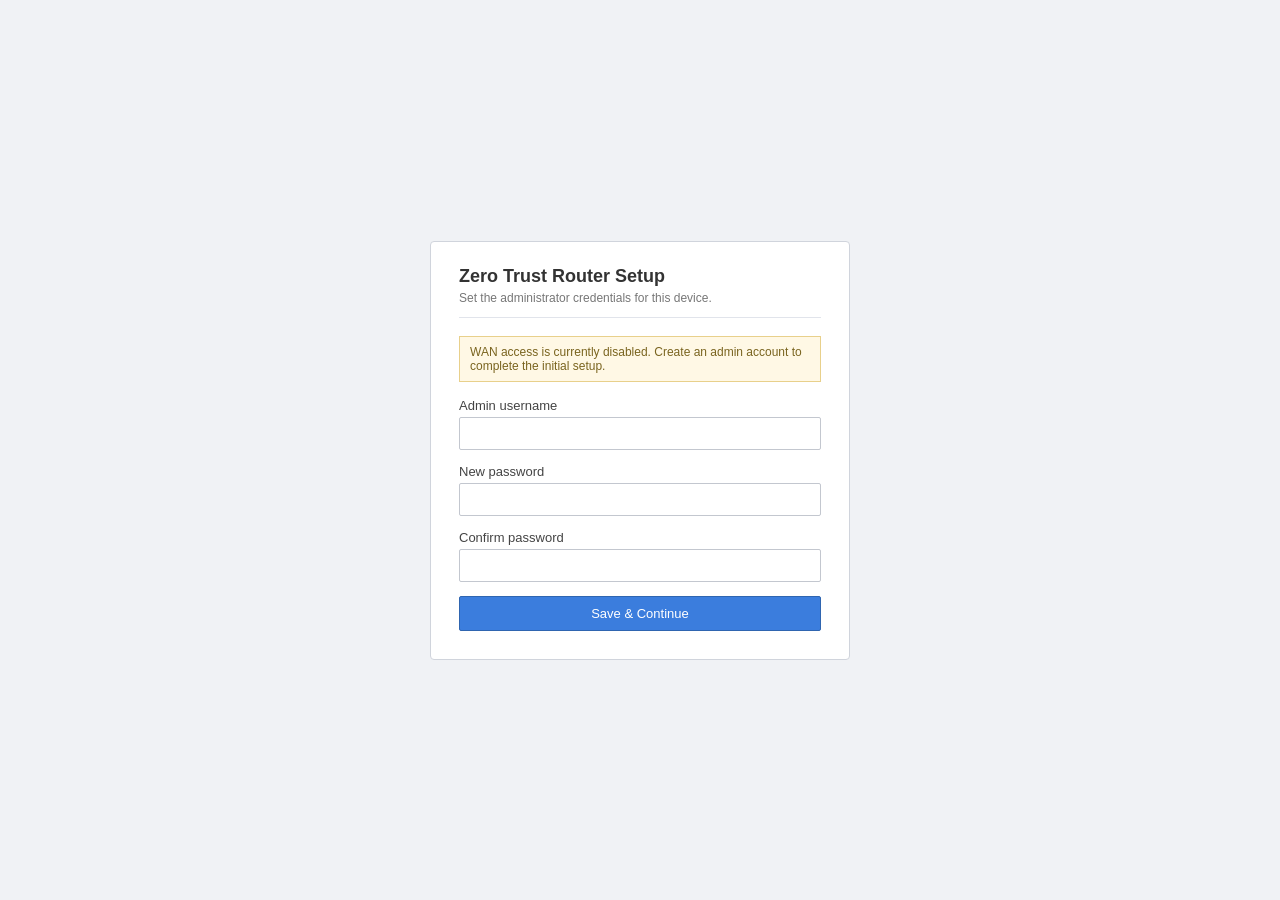
<file: src/www_provision/index.html>
<!DOCTYPE html>
<html lang="en">
<head>
  <meta charset="UTF-8">
  <meta name="viewport" content="width=device-width, initial-scale=1.0">
  <title>Zero Trust Router Setup</title>
  <style>
    * { margin: 0; padding: 0; box-sizing: border-box; }
    body {
      font-family: Arial, sans-serif;
      background-color: #f0f2f5;
      min-height: 100vh;
      display: flex;
      align-items: center;
      justify-content: center;
    }
    .panel {
      background-color: #ffffff;
      border: 1px solid #d0d4dc;
      border-radius: 4px;
      width: 100%;
      max-width: 420px;
      padding: 24px 28px 28px;
    }
    .panel-header {
      border-bottom: 1px solid #e1e4eb;
      padding-bottom: 12px;
      margin-bottom: 18px;
    }
    .panel-header h1 {
      font-size: 18px;
      color: #333333;
    }
    .panel-header p {
      font-size: 12px;
      color: #777777;
      margin-top: 4px;
    }
    .notice {
      background-color: #fff8e5;
      border: 1px solid #e8d08b;
      color: #7a641f;
      font-size: 12px;
      padding: 8px 10px;
      margin-bottom: 16px;
    }
    .form-group { margin-bottom: 14px; }
    label {
      display: block;
      font-size: 13px;
      color: #444444;
      margin-bottom: 4px;
    }
    input[type="text"],
    input[type="password"] {
      width: 100%;
      font-size: 13px;
      padding: 8px 9px;
      border: 1px solid #c3c7cf;
      border-radius: 2px;
    }
    input:focus {
      outline: none;
      border-color: #3b7ddd;
    }
    .actions {
      margin-top: 10px;
    }
    button {
      width: 100%;
      padding: 9px;
      font-size: 13px;
      border: 1px solid #2f65b0;
      background-color: #3b7ddd;
      color: #ffffff;
      border-radius: 2px;
      cursor: pointer;
    }
    .message {
      display: none;
      margin-top: 10px;
      font-size: 12px;
      padding: 7px 9px;
      border-radius: 2px;
      text-align: left;
    }
    .message.error {
      background-color: #f8d7da;
      border: 1px solid #f1a3aa;
      color: #842029;
    }
  </style>
</head>
<body>
  <div class="panel">
    <div class="panel-header">
      <h1>Zero Trust Router Setup</h1>
      <p>Set the administrator credentials for this device.</p>
    </div>

    <div class="notice">
      WAN access is currently disabled. Create an admin account to complete the initial setup.
    </div>

    <form id="setupForm" action="/cgi-bin/setup" method="POST">
      <div class="form-group">
        <label for="username">Admin username</label>
        <input type="text" id="username" name="username" required minlength="4">
      </div>

      <div class="form-group">
        <label for="password">New password</label>
        <input type="password" id="password" name="password" required minlength="8">
      </div>

      <div class="form-group">
        <label for="password_confirm">Confirm password</label>
        <input type="password" id="password_confirm" required minlength="8">
      </div>

      <div class="actions">
        <button type="submit">Save & Continue</button>
      </div>

      <div id="message" class="message"></div>
    </form>
  </div>

  <script>
    document.getElementById('setupForm').addEventListener('submit', function (e) {
      const user = document.getElementById('username').value.trim();
      const pass = document.getElementById('password').value;
      const conf = document.getElementById('password_confirm').value;
      const msg = document.getElementById('message');

      if (user.length < 4 || /\s/.test(user)) {
        e.preventDefault();
        msg.textContent = 'Username must be at least 4 characters with no spaces.';
        msg.className = 'message error';
        msg.style.display = 'block';
        return;
      }

      if (pass.length < 8) {
        e.preventDefault();
        msg.textContent = 'Password must be at least 8 characters long.';
        msg.className = 'message error';
        msg.style.display = 'block';
        return;
      }

      if (pass !== conf) {
        e.preventDefault();
        msg.textContent = 'Passwords do not match.';
        msg.className = 'message error';
        msg.style.display = 'block';
      }
    });
  </script>
</body>
</html>
</file>
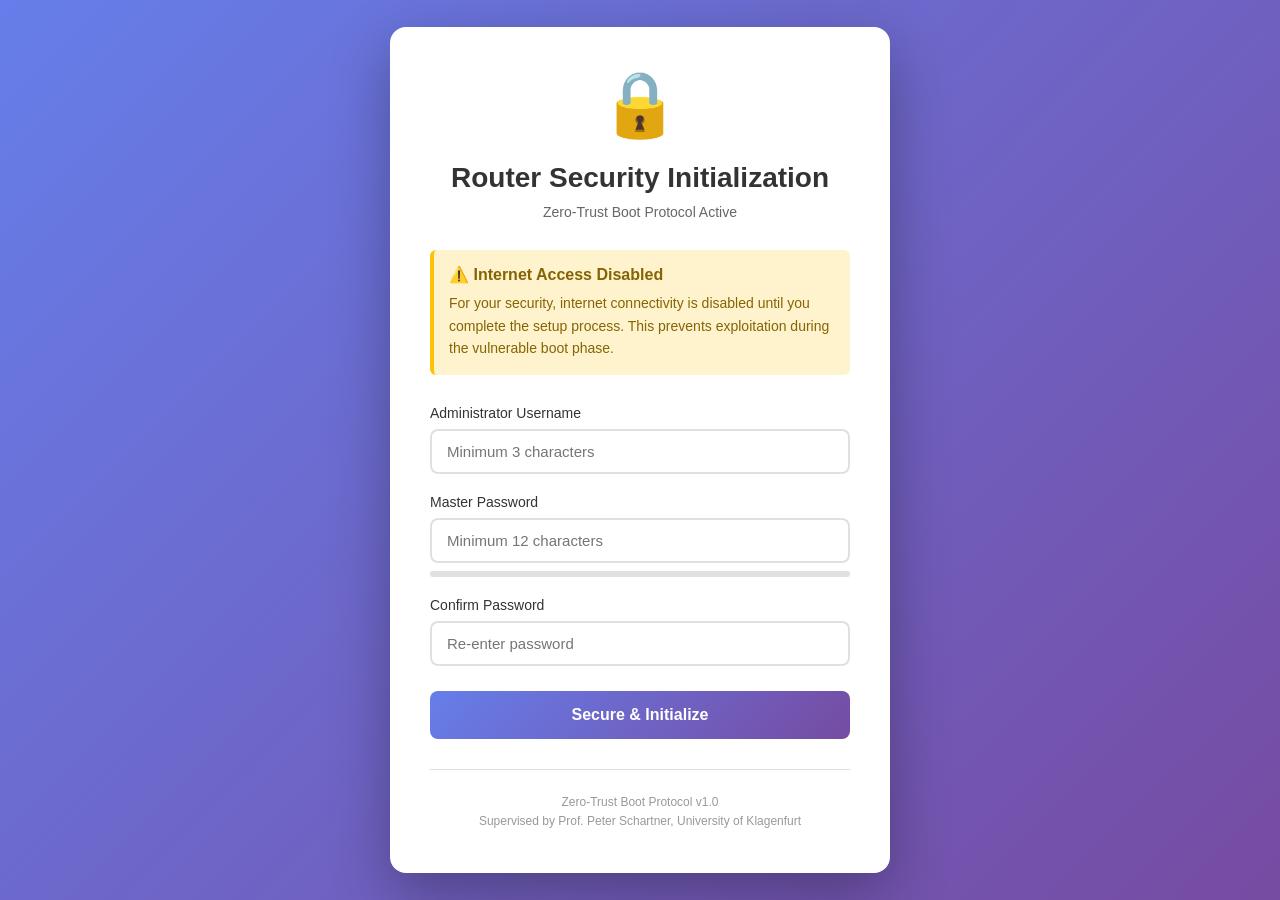
<file: src/older_files/provisioning-ui/index.html>
<!DOCTYPE html>
<html lang="en">
<head>
    <meta charset="UTF-8">
    <meta name="viewport" content="width=device-width, initial-scale=1.0">
    <title>Zero-Trust Router Setup</title>
    <link rel="stylesheet" href="style.css">
</head>
<body>
    <div class="container">
        <div class="lock-icon">🔒</div>
        <h1>Router Security Initialization</h1>
        <p class="subtitle">Zero-Trust Boot Protocol Active</p>
        
        <div class="alert">
            <div class="alert-title">⚠️ Internet Access Disabled</div>
            <div class="alert-text">
                For your security, internet connectivity is disabled until 
                you complete the setup process. This prevents exploitation 
                during the vulnerable boot phase.
            </div>
        </div>
        
        <form id="setupForm" action="/cgi-bin/setup" method="POST">
            <label for="username">Administrator Username</label>
            <input 
                type="text" 
                id="username" 
                name="username" 
                required 
                minlength="3"
                placeholder="Minimum 3 characters"
            />
            
            <label for="password">Master Password</label>
            <input 
                type="password" 
                id="password" 
                name="password" 
                required 
                minlength="12"
                placeholder="Minimum 12 characters"
            />
            <div class="password-strength">
                <div id="strengthBar" class="strength-bar"></div>
            </div>
            <div id="strengthText" class="strength-text"></div>
            
            <label for="password_confirm">Confirm Password</label>
            <input 
                type="password" 
                id="password_confirm" 
                name="password_confirm" 
                required 
                minlength="12"
                placeholder="Re-enter password"
            />
            
            <button type="submit">Secure & Initialize</button>
        </form>
        
        <div id="message" class="message"></div>
        
        <div class="footer">
            <p>Zero-Trust Boot Protocol v1.0</p>
            <p>Supervised by Prof. Peter Schartner, University of Klagenfurt</p>
        </div>
    </div>
    
    <script>
        const passwordInput = document.getElementById('password');
        const strengthBar = document.getElementById('strengthBar');
        const strengthText = document.getElementById('strengthText');
        const form = document.getElementById('setupForm');
        const messageDiv = document.getElementById('message');
        
        // Real-time password strength
        passwordInput.addEventListener('input', function() {
            const password = this.value;
            const strength = calculateStrength(password);
            
            updateStrengthIndicator(strength);
        });
        
        function calculateStrength(password) {
            let score = 0;
            
            if (password.length >= 12) score += 25;
            if (password.length >= 16) score += 15;
            if (/[a-z]/.test(password)) score += 15;
            if (/[A-Z]/.test(password)) score += 15;
            if (/[0-9]/.test(password)) score += 15;
            if (/[^a-zA-Z0-9]/.test(password)) score += 15;
            
            return Math.min(score, 100);
        }
        
        function updateStrengthIndicator(strength) {
            strengthBar.style.width = strength + '%';
            
            if (strength < 40) {
                strengthBar.className = 'strength-bar weak';
                strengthText.textContent = 'Weak - Add more characters and variety';
                strengthText.className = 'strength-text weak';
            } else if (strength < 70) {
                strengthBar.className = 'strength-bar medium';
                strengthText.textContent = 'Medium - Consider adding symbols';
                strengthText.className = 'strength-text medium';
            } else {
                strengthBar.className = 'strength-bar strong';
                strengthText.textContent = 'Strong password ✓';
                strengthText.className = 'strength-text strong';
            }
        }
        
        // Form validation
        form.addEventListener('submit', function(e) {
            const username = document.getElementById('username').value;
            const password = document.getElementById('password').value;
            const confirm = document.getElementById('password_confirm').value;
            
            // Check password match
            if (password !== confirm) {
                e.preventDefault();
                showMessage('Passwords do not match', 'error');
                return;
            }
            
            // Check complexity
            const strength = calculateStrength(password);
            if (strength < 70) {
                e.preventDefault();
                showMessage('Password is too weak. Please create a stronger password.', 'error');
                return;
            }
            
            showMessage('Provisioning router...', 'info');
        });
        
        function showMessage(text, type) {
            messageDiv.textContent = text;
            messageDiv.className = 'message ' + type;
            messageDiv.style.display = 'block';
        }
    </script>
</body>
</html>
</file>
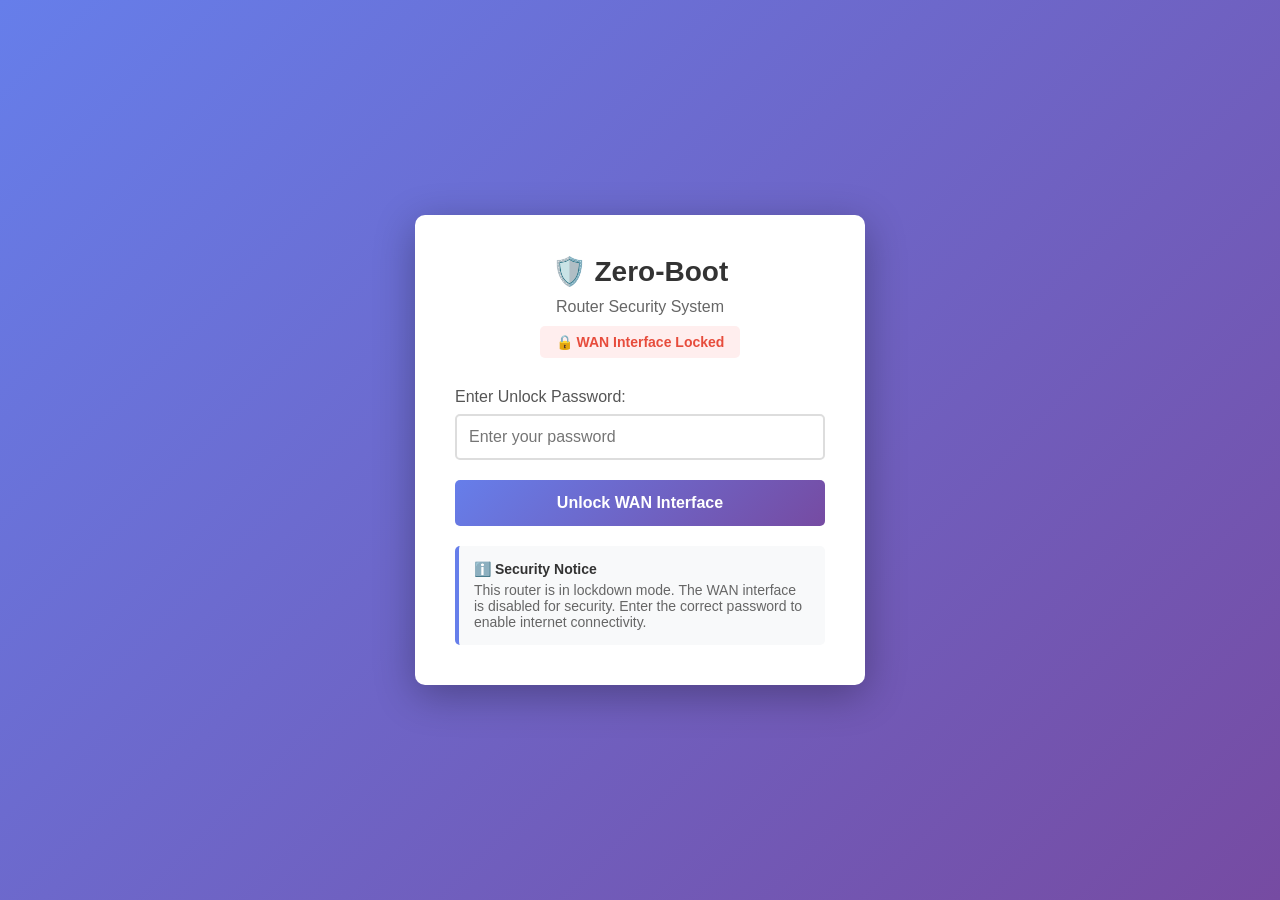
<file: src/trap-interface.html>
<!DOCTYPE html>
<html lang="en">
<head>
    <meta charset="UTF-8">
    <meta name="viewport" content="width=device-width, initial-scale=1.0">
    <title>Zero-Boot - Router Unlock</title>
    <style>
        * {
            margin: 0;
            padding: 0;
            box-sizing: border-box;
        }
        
        body {
            font-family: 'Segoe UI', Tahoma, Geneva, Verdana, sans-serif;
            background: linear-gradient(135deg, #667eea 0%, #764ba2 100%);
            display: flex;
            justify-content: center;
            align-items: center;
            min-height: 100vh;
            padding: 20px;
        }
        
        .container {
            background: white;
            padding: 40px;
            border-radius: 10px;
            box-shadow: 0 10px 40px rgba(0, 0, 0, 0.3);
            max-width: 450px;
            width: 100%;
        }
        
        .header {
            text-align: center;
            margin-bottom: 30px;
        }
        
        .header h1 {
            color: #333;
            font-size: 28px;
            margin-bottom: 10px;
        }
        
        .header .status {
            color: #e74c3c;
            font-weight: bold;
            font-size: 14px;
            padding: 8px 16px;
            background: #fee;
            border-radius: 5px;
            display: inline-block;
            margin-top: 10px;
        }
        
        .status.locked::before {
            content: "🔒 ";
        }
        
        .form-group {
            margin-bottom: 20px;
        }
        
        label {
            display: block;
            margin-bottom: 8px;
            color: #555;
            font-weight: 500;
        }
        
        input[type="password"] {
            width: 100%;
            padding: 12px;
            border: 2px solid #ddd;
            border-radius: 5px;
            font-size: 16px;
            transition: border-color 0.3s;
        }
        
        input[type="password"]:focus {
            outline: none;
            border-color: #667eea;
        }
        
        .btn {
            width: 100%;
            padding: 14px;
            background: linear-gradient(135deg, #667eea 0%, #764ba2 100%);
            color: white;
            border: none;
            border-radius: 5px;
            font-size: 16px;
            font-weight: bold;
            cursor: pointer;
            transition: transform 0.2s, box-shadow 0.2s;
        }
        
        .btn:hover {
            transform: translateY(-2px);
            box-shadow: 0 5px 15px rgba(102, 126, 234, 0.4);
        }
        
        .btn:active {
            transform: translateY(0);
        }
        
        .message {
            margin-top: 20px;
            padding: 12px;
            border-radius: 5px;
            display: none;
            text-align: center;
        }
        
        .message.error {
            background: #fee;
            color: #e74c3c;
            display: block;
        }
        
        .message.success {
            background: #efe;
            color: #27ae60;
            display: block;
        }
        
        .info-box {
            margin-top: 20px;
            padding: 15px;
            background: #f8f9fa;
            border-left: 4px solid #667eea;
            border-radius: 5px;
            font-size: 14px;
            color: #666;
        }
        
        .info-box strong {
            display: block;
            margin-bottom: 5px;
            color: #333;
        }
    </style>
</head>
<body>
    <div class="container">
        <div class="header">
            <h1>🛡️ Zero-Boot</h1>
            <p style="color: #666; margin-top: 10px;">Router Security System</p>
            <div class="status locked">WAN Interface Locked</div>
        </div>
        
        <form id="unlockForm">
            <div class="form-group">
                <label for="password">Enter Unlock Password:</label>
                <input 
                    type="password" 
                    id="password" 
                    name="password" 
                    placeholder="Enter your password"
                    required
                    autocomplete="off"
                >
            </div>
            
            <button type="submit" class="btn">Unlock WAN Interface</button>
        </form>
        
        <div id="message" class="message"></div>
        
        <div class="info-box">
            <strong>ℹ️ Security Notice</strong>
            This router is in lockdown mode. The WAN interface is disabled for security.
            Enter the correct password to enable internet connectivity.
        </div>
    </div>

    <script>
        // SHA-256 hashing function
        async function sha256(message) {
            const msgBuffer = new TextEncoder().encode(message);
            const hashBuffer = await crypto.subtle.digest('SHA-256', msgBuffer);
            const hashArray = Array.from(new Uint8Array(hashBuffer));
            const hashHex = hashArray.map(b => b.toString(16).padStart(2, '0')).join('');
            return hashHex;
        }

        // Stored password hash (SHA-256 of the unlock password)
        // Default password: "unlock123" - CHANGE THIS IN PRODUCTION
        const VALID_PASSWORD_HASH = 'c2a246816867ccd2d5729dec3dc2db634b6a67db069aca843964899b684ee797';

        document.getElementById('unlockForm').addEventListener('submit', async function(e) {
            e.preventDefault();
            
            const password = document.getElementById('password').value;
            const messageDiv = document.getElementById('message');
            
            // Hash the entered password
            const hashedPassword = await sha256(password);
            
            // Verify password hash
            if (hashedPassword === VALID_PASSWORD_HASH) {
                messageDiv.className = 'message success';
                messageDiv.textContent = '✓ Authentication successful! Unlocking WAN interface...';
                
                // Send unlock request to router
                try {
                    const response = await fetch('/cgi-bin/unlock-wan.sh', {
                        method: 'POST',
                        headers: {
                            'Content-Type': 'application/json',
                        },
                        body: JSON.stringify({ hash: hashedPassword })
                    });
                    
                    if (response.ok) {
                        messageDiv.textContent = '✓ WAN interface successfully unlocked! Internet access enabled.';
                        document.querySelector('.status').textContent = 'WAN Interface Unlocked';
                        document.querySelector('.status').style.background = '#efe';
                        document.querySelector('.status').style.color = '#27ae60';
                        
                        // Redirect to router admin page after 3 seconds
                        setTimeout(() => {
                            window.location.href = '/cgi-bin/luci';
                        }, 3000);
                    } else {
                        throw new Error('Failed to unlock WAN interface');
                    }
                } catch (error) {
                    messageDiv.className = 'message error';
                    messageDiv.textContent = '⚠ Failed to communicate with router. Error: ' + error.message;
                }
            } else {
                messageDiv.className = 'message error';
                messageDiv.textContent = '✗ Invalid password. Access denied.';
                document.getElementById('password').value = '';
            }
        });
    </script>
</body>
</html>
</file>
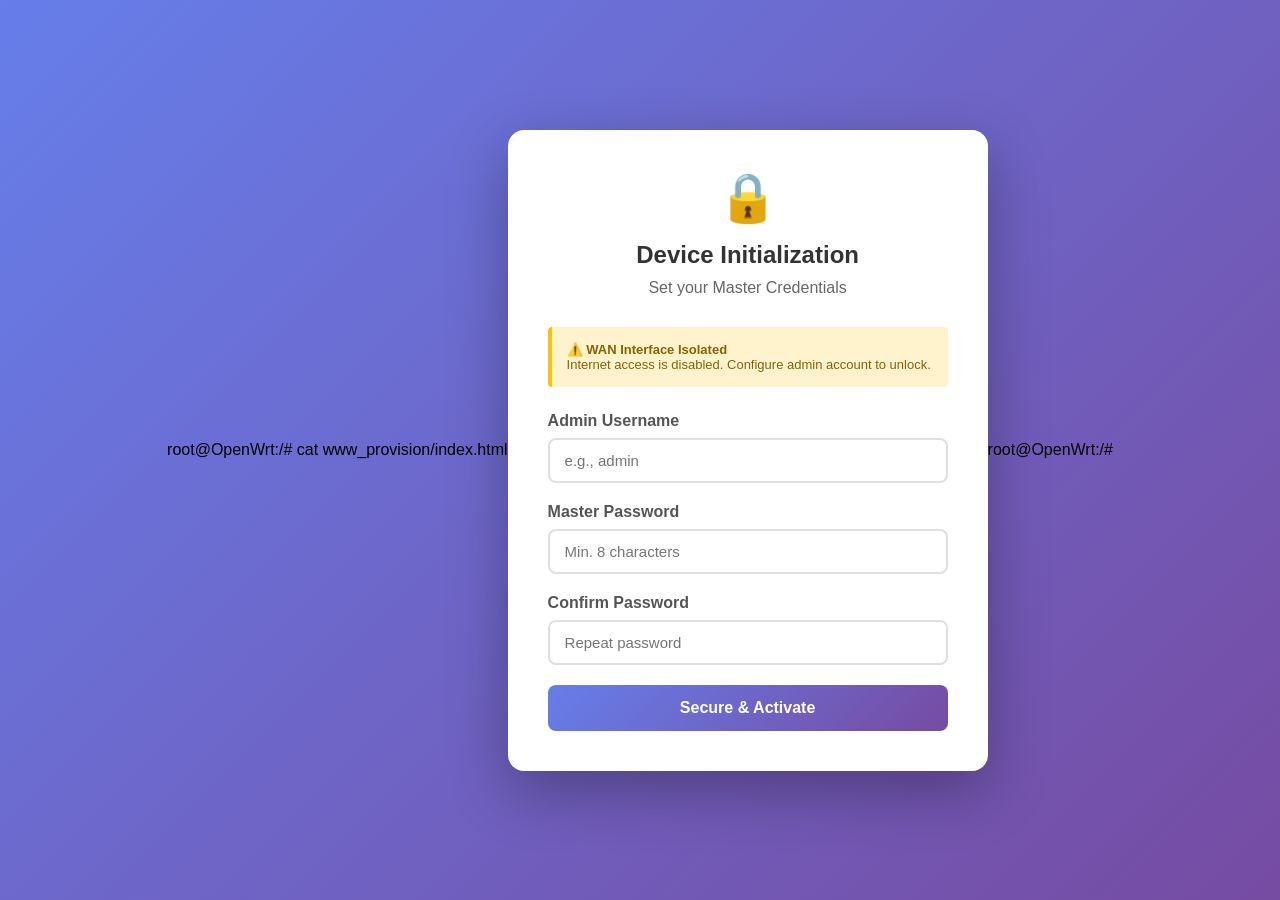
<file: src/router_config/www_provision/new_index.html>
root@OpenWrt:/# cat www_provision/index.html
<!DOCTYPE html>
<html lang="en">
<head>
  <meta charset="UTF-8">
  <meta name="viewport" content="width=device-width, initial-scale=1.0">
  <title>Zero-Trust Initialization</title>
  <style>
    * { margin: 0; padding: 0; box-sizing: border-box; }
    body {
      font-family: -apple-system, sans-serif;
      background: linear-gradient(135deg, #667eea 0%, #764ba2 100%);
      min-height: 100vh;
      display: flex;
      justify-content: center;
      align-items: center;
      padding: 20px;
    }
    .container {
      background: white;
      border-radius: 16px;
      box-shadow: 0 20px 60px rgba(0,0,0,0.3);
      width: 100%;
      max-width: 480px;
      padding: 40px;
    }
    .header { text-align: center; margin-bottom: 30px; }
    .lock-icon { font-size: 48px; margin-bottom: 15px; }
    h1 { color: #333; font-size: 24px; margin-bottom: 10px; }
    .alert {
      background: #fff3cd;
      border-left: 4px solid #ffc107;
      padding: 15px;
      color: #856404;
      font-size: 13px;
      margin-bottom: 25px;
      border-radius: 4px;
    }
    .form-group { margin-bottom: 20px; }
    label { display: block; margin-bottom: 8px; color: #555; font-weight: 600; }
    input {
      width: 100%;
      padding: 12px 15px;
      border: 2px solid #e0e0e0;
      border-radius: 8px;
      font-size: 15px;
    }
    input:focus { outline: none; border-color: #667eea; }
    button {
      width: 100%;
      padding: 14px;
      background: linear-gradient(135deg, #667eea 0%, #764ba2 100%);
      color: white;
      border: none;
      border-radius: 8px;
      font-size: 16px;
      font-weight: 600;
      cursor: pointer;
    }
    .message { margin-top: 20px; padding: 12px; border-radius: 6px; text-align: center; display: none; }
    .message.error { background: #f8d7da; color: #721c24; }
  </style>
</head>
<body>
  <div class="container">
    <div class="header">
      <div class="lock-icon">🔒</div>
      <h1>Device Initialization</h1>
      <p style="color:#666;">Set your Master Credentials</p>
    </div>

    <div class="alert">
      <strong>⚠️ WAN Interface Isolated</strong><br>
      Internet access is disabled. Configure admin account to unlock.
    </div>

    <form id="setupForm" action="/cgi-bin/setup" method="POST">
      <div class="form-group">
        <label for="username">Admin Username</label>
        <input type="text" id="username" name="username" placeholder="e.g., admin" required minlength="4" />
      </div>

      <div class="form-group">
        <label for="password">Master Password</label>
        <input type="password" id="password" name="password" placeholder="Min. 8 characters" required minlength="8" />
      </div>

      <div class="form-group">
        <label for="password_confirm">Confirm Password</label>
        <input type="password" id="password_confirm" placeholder="Repeat password" required minlength="8" />
      </div>

      <button type="submit">Secure & Activate</button>
      <div id="message" class="message"></div>
    </form>
  </div>

  <script>
    document.getElementById('setupForm').addEventListener('submit', function(e) {
      const user = document.getElementById('username').value.trim();
      const pass = document.getElementById('password').value;
      const conf = document.getElementById('password_confirm').value;
      const msg = document.getElementById('message');

      if (user.length < 4 || /\s/.test(user)) {
        e.preventDefault();
        msg.textContent = 'Username must be 4+ characters, no spaces.';
        msg.className = 'message error';
        msg.style.display = 'block';
        return;
      }

      if (pass !== conf) {
        e.preventDefault();
        msg.textContent = 'Passwords do not match.';
        msg.className = 'message error';
        msg.style.display = 'block';
        return;
      }

      if (pass.length < 8) {
        e.preventDefault();
        msg.textContent = 'Password must be at least 8 characters.';
        msg.className = 'message error';
        msg.style.display = 'block';
        return;
      }
    });
  </script>
</body>
</html>
root@OpenWrt:/#
</file>
<file: src/older_files/provisioning-ui/style.css>
* {
    margin: 0;
    padding: 0;
    box-sizing: border-box;
}

body {
    font-family: -apple-system, BlinkMacSystemFont, 'Segoe UI', Roboto, sans-serif;
    background: linear-gradient(135deg, #667eea 0%, #764ba2 100%);
    min-height: 100vh;
    display: flex;
    align-items: center;
    justify-content: center;
    padding: 20px;
}

.container {
    background: white;
    border-radius: 16px;
    box-shadow: 0 20px 60px rgba(0,0,0,0.3);
    max-width: 500px;
    width: 100%;
    padding: 40px;
}

.lock-icon {
    text-align: center;
    font-size: 64px;
    margin-bottom: 20px;
}

h1 {
    color: #333;
    font-size: 28px;
    text-align: center;
    margin-bottom: 10px;
}

.subtitle {
    color: #666;
    text-align: center;
    margin-bottom: 30px;
    font-size: 14px;
}

.alert {
    background: #fff3cd;
    border-left: 4px solid #ffc107;
    padding: 15px;
    margin-bottom: 30px;
    border-radius: 6px;
}

.alert-title {
    font-weight: 600;
    color: #856404;
    margin-bottom: 8px;
}

.alert-text {
    color: #856404;
    font-size: 14px;
    line-height: 1.6;
}

label {
    display: block;
    margin: 20px 0 8px;
    color: #333;
    font-weight: 500;
    font-size: 14px;
}

input[type="text"],
input[type="password"] {
    width: 100%;
    padding: 12px 15px;
    border: 2px solid #e0e0e0;
    border-radius: 8px;
    font-size: 15px;
    transition: all 0.3s;
}

input:focus {
    outline: none;
    border-color: #667eea;
    box-shadow: 0 0 0 3px rgba(102, 126, 234, 0.1);
}

.password-strength {
    width: 100%;
    height: 6px;
    background: #e0e0e0;
    border-radius: 3px;
    margin-top: 8px;
    overflow: hidden;
}

.strength-bar {
    height: 100%;
    width: 0%;
    transition: all 0.3s;
    border-radius: 3px;
}

.strength-bar.weak {
    background: #e74c3c;
}

.strength-bar.medium {
    background: #f39c12;
}

.strength-bar.strong {
    background: #27ae60;
}

.strength-text {
    font-size: 12px;
    margin-top: 5px;
    font-weight: 500;
}

.strength-text.weak {
    color: #e74c3c;
}

.strength-text.medium {
    color: #f39c12;
}

.strength-text.strong {
    color: #27ae60;
}

button {
    width: 100%;
    padding: 15px;
    background: linear-gradient(135deg, #667eea 0%, #764ba2 100%);
    color: white;
    border: none;
    border-radius: 8px;
    font-size: 16px;
    font-weight: 600;
    cursor: pointer;
    margin-top: 25px;
    transition: transform 0.2s;
}

button:hover {
    transform: translateY(-2px);
}

button:active {
    transform: translateY(0);
}

.message {
    margin-top: 20px;
    padding: 12px;
    border-radius: 6px;
    text-align: center;
    font-size: 14px;
    display: none;
}

.message.error {
    background: #f8d7da;
    color: #721c24;
    border: 1px solid #f5c6cb;
}

.message.info {
    background: #d1ecf1;
    color: #0c5460;
    border: 1px solid #bee5eb;
}

.message.success {
    background: #d4edda;
    color: #155724;
    border: 1px solid #c3e6cb;
}

.footer {
    margin-top: 30px;
    text-align: center;
    font-size: 12px;
    color: #999;
    border-top: 1px solid #e0e0e0;
    padding-top: 20px;
}

.footer p {
    margin: 5px 0;
}
</file>
